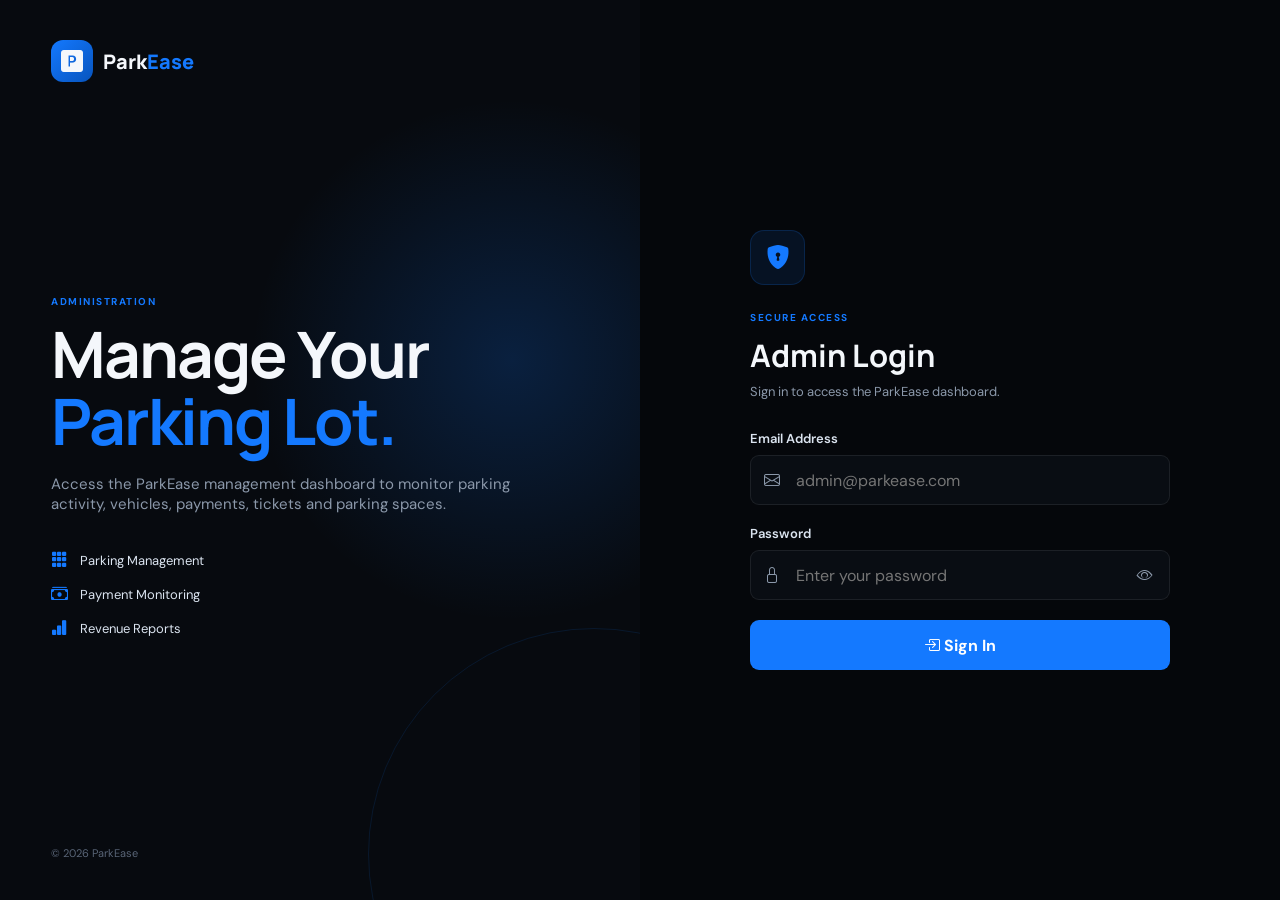
<file: Parkease/ParkEase Management Sytem/admin-login.html>
<!DOCTYPE html>
<html lang="en">
<head>

    <meta charset="UTF-8">
    <meta name="viewport"
          content="width=device-width, initial-scale=1.0">

    <title>Admin Login | ParkEase</title>

    <!-- Bootstrap Icons -->
    <link rel="stylesheet"
          href="https://cdn.jsdelivr.net/npm/bootstrap-icons@1.11.3/font/bootstrap-icons.min.css">

    <!-- Your existing CSS -->
    <link rel="stylesheet" href="css/admin-login.css">

</head>

<body>

<div class="login-page">

    <!-- =====================================================
         LEFT SIDE
    ====================================================== -->

    <div class="login-info">

        <a href="index.html" class="logo">

            <span class="logo-icon">
                <i class="bi bi-p-square-fill"></i>
            </span>

            <span class="logo-text">
                Park<span>Ease</span>
            </span>

        </a>


        <div class="info-content">

            <span class="section-label">
                ADMINISTRATION
            </span>

            <h1>
                Manage Your
                <span>Parking Lot.</span>
            </h1>

            <p>
                Access the ParkEase management dashboard to
                monitor parking activity, vehicles, payments,
                tickets and parking spaces.
            </p>


            <div class="admin-features">

                <div>

                    <i class="bi bi-grid-3x3-gap-fill"></i>

                    <span>
                        Parking Management
                    </span>

                </div>


                <div>

                    <i class="bi bi-cash-stack"></i>

                    <span>
                        Payment Monitoring
                    </span>

                </div>


                <div>

                    <i class="bi bi-bar-chart-fill"></i>

                    <span>
                        Revenue Reports
                    </span>

                </div>

            </div>

        </div>


        <div class="login-footer">
            © 2026 ParkEase
        </div>

    </div>


    <!-- =====================================================
         RIGHT SIDE
    ====================================================== -->

    <div class="login-form-area">

        <div class="login-card">

            <div class="login-icon">
                <i class="bi bi-shield-lock-fill"></i>
            </div>


            <span class="section-label">
                SECURE ACCESS
            </span>


            <h2>
                Admin Login
            </h2>


            <p>
                Sign in to access the ParkEase dashboard.
            </p>


            <!-- =================================================
                 LOGIN FORM
            ================================================== -->

            <form id="adminLoginForm">

                <!-- EMAIL -->

                <div class="form-group">

                    <label for="adminEmail">
                        Email Address
                    </label>

                    <div class="input-wrapper">

                        <i class="bi bi-envelope"></i>

                        <input
                            type="email"
                            id="adminEmail"
                            placeholder="admin@parkease.com"
                            required>

                    </div>

                </div>


                <!-- PASSWORD -->

                <div class="form-group">

                    <label for="adminPassword">
                        Password
                    </label>

                    <div class="input-wrapper">

                        <i class="bi bi-lock"></i>

                        <input
                            type="password"
                            id="adminPassword"
                            placeholder="Enter your password"
                            required>

                        <button
                            type="button"
                            id="togglePassword"
                            class="password-toggle">

                            <i class="bi bi-eye"></i>

                        </button>

                    </div>

                </div>


                <!-- ERROR MESSAGE -->

                <div
                    id="loginError"
                    class="login-error hidden">

                    <i class="bi bi-exclamation-circle"></i>

                    <span>
                        Invalid email or password.
                    </span>

                </div>


                <!-- SIGN IN -->

                <button
                    type="submit"
                    class="login-button">

                    <i class="bi bi-box-arrow-in-right"></i>

                    Sign In

                </button>

            </form>

        </div>

    </div>

</div>


<!-- External JavaScript -->
<script src="js/api.js"></script>
<script src="js/admin-login.js"></script>

</body>
</html>
</file>
<file: Parkease/ParkEase Management Sytem/css/admin-login.css>
@import url('https://fonts.googleapis.com/css2?family=DM+Sans:wght@400;500;600;700&family=Manrope:wght@600;700;800&display=swap');

:root {
    --blue: #1479ff;
    --blue-light: #3d96ff;
    --blue-dark: #0754bd;
    --black: #05070b;
    --card: #101620;
    --white: #fff;
    --text: #f4f7fb;
    --muted: #8b98aa;
    --red: #ef4444;
    --border: rgba(255,255,255,.08);
}

* {
    margin: 0;
    padding: 0;
    box-sizing: border-box;
}

body {
    min-height: 100vh;
    font-family: "DM Sans",sans-serif;
    background: var(--black);
    color: var(--text);
}

a {
    text-decoration: none;
    color: inherit;
}

button,
input {
    font: inherit;
}

.login-page {
    min-height: 100vh;
    display: grid;
    grid-template-columns: 1fr 1fr;
}

/* LEFT */

.login-info {
    position: relative;
    display: flex;
    flex-direction: column;
    padding: 40px 8%;
    overflow: hidden;
    background:
        radial-gradient(circle at 80% 40%,rgba(20,121,255,.2),transparent 35%),
        #070a0f;
}

.login-info::after {
    content: "";
    position: absolute;
    width: 450px;
    height: 450px;
    right: -180px;
    bottom: -180px;
    border-radius: 50%;
    border: 1px solid rgba(20,121,255,.12);
}

.logo {
    display: flex;
    align-items: center;
    gap: 10px;
    font-family: "Manrope",sans-serif;
    font-weight: 800;
}

.logo-icon {
    width: 42px;
    height: 42px;
    display: flex;
    align-items: center;
    justify-content: center;
    background: linear-gradient(135deg,var(--blue),var(--blue-dark));
    border-radius: 12px;
    font-size: 22px;
}

.logo-text {
    font-size: 20px;
}

.logo-text span {
    color: var(--blue);
}

.info-content {
    max-width: 520px;
    margin: auto 0;
}

.section-label {
    color: var(--blue);
    font-size: 10px;
    font-weight: 700;
    letter-spacing: 1.5px;
}

.info-content h1 {
    margin: 10px 0 20px;
    font-family: "Manrope",sans-serif;
    font-size: clamp(42px,5vw,65px);
    line-height: 1.05;
    letter-spacing: -2px;
}

.info-content h1 span {
    color: var(--blue);
}

.info-content > p {
    max-width: 500px;
    color: var(--muted);
    font-size: 15px;
}

.admin-features {
    display: grid;
    gap: 12px;
    margin-top: 35px;
}

.admin-features div {
    display: flex;
    align-items: center;
    gap: 12px;
    color: #dbe4f0;
    font-size: 13px;
}

.admin-features i {
    color: var(--blue);
    font-size: 17px;
}

.login-footer {
    color: #596577;
    font-size: 11px;
}

/* RIGHT */

.login-form-area {
    display: flex;
    align-items: center;
    justify-content: center;
    padding: 40px;
    background: var(--black);
}

.login-card {
    width: min(420px,100%);
}

.login-icon {
    width: 55px;
    height: 55px;
    display: flex;
    align-items: center;
    justify-content: center;
    margin-bottom: 20px;
    background: rgba(20,121,255,.1);
    border: 1px solid rgba(20,121,255,.18);
    border-radius: 14px;
    color: var(--blue);
    font-size: 24px;
}

.login-card h2 {
    margin-top: 8px;
    font-family: "Manrope",sans-serif;
    font-size: 31px;
}

.login-card > p {
    margin: 7px 0 30px;
    color: var(--muted);
    font-size: 13px;
}

.form-group {
    margin-bottom: 20px;
}

.form-group label {
    display: block;
    margin-bottom: 8px;
    color: #dbe4f0;
    font-size: 13px;
    font-weight: 600;
}

.input-wrapper {
    position: relative;
}

.input-wrapper > i {
    position: absolute;
    left: 14px;
    top: 50%;
    transform: translateY(-50%);
    color: var(--muted);
}

.input-wrapper input {
    width: 100%;
    height: 50px;
    padding: 0 45px;
    background: #090d13;
    color: white;
    border: 1px solid var(--border);
    border-radius: 9px;
    outline: none;
}

.input-wrapper input:focus {
    border-color: var(--blue);
    box-shadow: 0 0 0 3px rgba(20,121,255,.08);
}

.password-toggle {
    position: absolute;
    right: 5px;
    top: 5px;
    width: 40px;
    height: 40px;
    border: 0;
    background: transparent;
    color: var(--muted);
    cursor: pointer;
}

.login-error {
    display: flex;
    align-items: center;
    gap: 8px;
    margin-bottom: 15px;
    padding: 11px;
    background: rgba(239,68,68,.08);
    border: 1px solid rgba(239,68,68,.18);
    border-radius: 8px;
    color: #fca5a5;
    font-size: 11px;
}

.hidden {
    display: none;
}

.login-button {
    width: 100%;
    height: 50px;
    border: 0;
    border-radius: 9px;
    background: var(--blue);
    color: white;
    cursor: pointer;
    font-weight: 700;
    transition: .25s;
}

.login-button:hover {
    background: var(--blue-light);
    transform: translateY(-1px);
}

.back-home {
    display: flex;
    align-items: center;
    justify-content: center;
    gap: 7px;
    margin-top: 25px;
    color: var(--muted);
    font-size: 12px;
}

.back-home:hover {
    color: var(--blue);
}

@media(max-width:800px) {

    .login-page {
        grid-template-columns: 1fr;
    }

    .login-info {
        min-height: 350px;
        padding: 30px;
    }

    .info-content {
        margin: 60px 0 30px;
    }

    .login-info .admin-features,
    .login-footer {
        display: none;
    }

    .login-form-area {
        padding: 45px 25px;
    }
}
</file>
